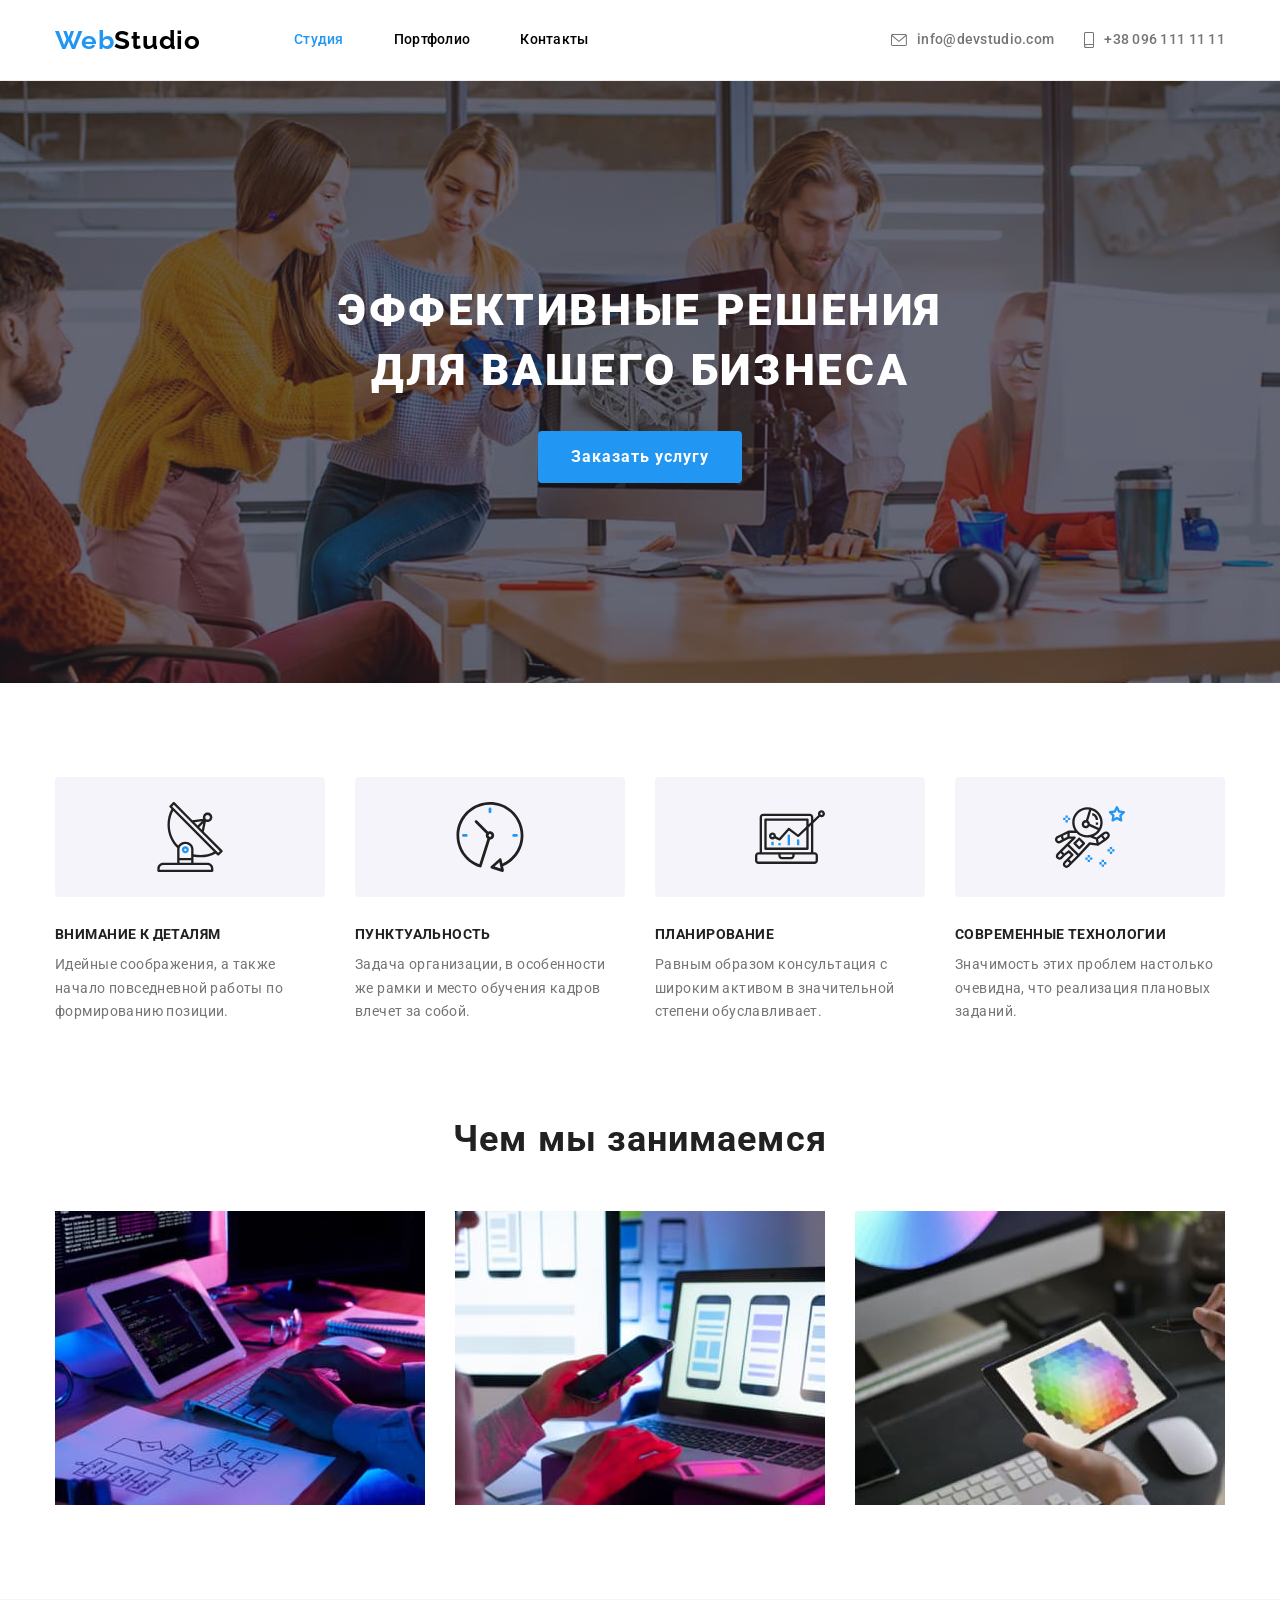
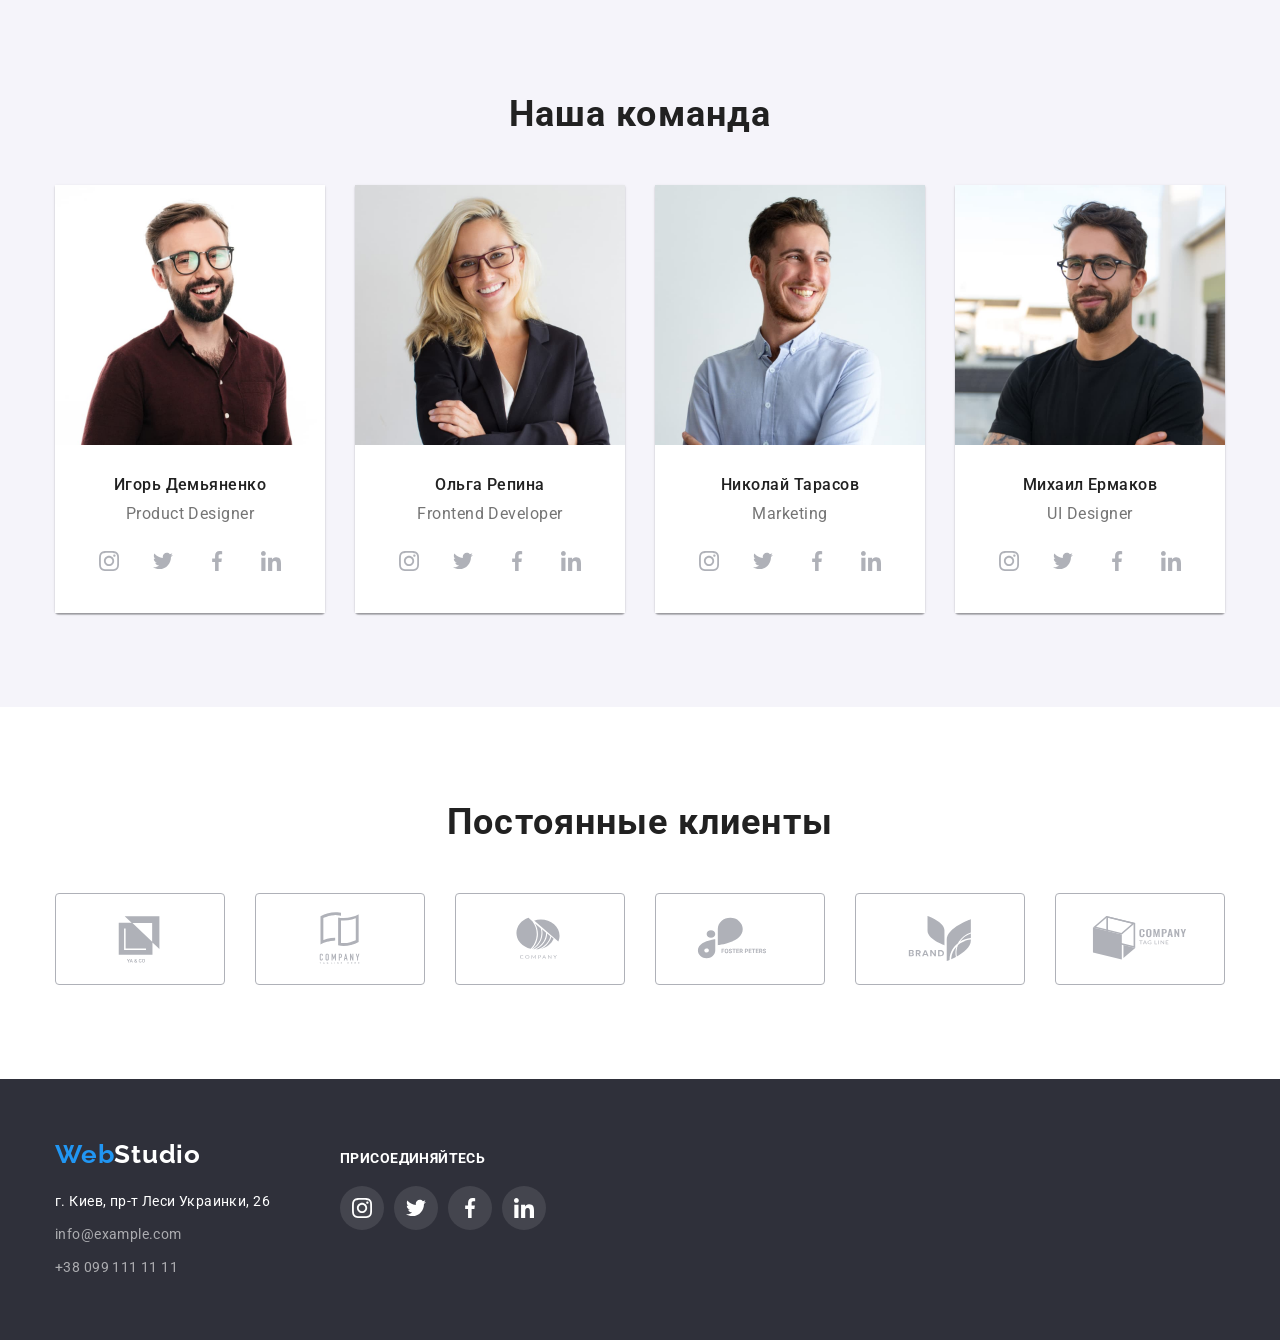
<file: index.html>
<!DOCTYPE html>
<html lang="ru">
  <head>
    <meta charset="UTF-8" />
    <meta http-equiv="X-UA-Compatible" content="IE=edge" />
    <meta name="viewport" content="width=device-width, initial-scale=1.0" />
    <link
      href="https://fonts.googleapis.com/css2?family=Raleway:wght@700&family=Roboto:wght@400;500;700;900&display=swap"
      rel="stylesheet"
    />
    <link
      rel="stylesheet"
      href="https://cdnjs.cloudflare.com/ajax/libs/modern-normalize/1.1.0/modern-normalize.min.css"
      integrity="sha512-wpPYUAdjBVSE4KJnH1VR1HeZfpl1ub8YT/NKx4PuQ5NmX2tKuGu6U/JRp5y+Y8XG2tV+wKQpNHVUX03MfMFn9Q=="
      crossorigin="anonymous"
      referrerpolicy="no-referrer"
    />
    <link rel="stylesheet" href="./css/styles.css" />
    <title>Студия</title>
  </head>
  <body>
    <!-- Шапка сайта -->
    <header class="header">
      <div class="container nav">
        <nav class="header-nav nav">
          <a href="./index.html" class="logo link"
            >Web<span class="logo-header">Studio</span></a
          >
          <ul class="header-list list">
            <li class="header-item">
              <a href="./index.html" class="header-link link current">Студия</a>
            </li>
            <li class="header-item">
              <a href="./portfolio.html" class="header-link link">Портфолио</a>
            </li>
            <li class="header-item">
              <a href="" class="header-link link">Контакты</a>
            </li>
          </ul>
        </nav>
        <ul class="contact-list list">
          <li class="contact-item">
            <a href="mailto:info@devstudio.com" class="contact-link link">
              <svg class="contact-icon" width="16" height="12">
                <use href="./images/symbol-defs.svg#icon-envelope"></use>
              </svg>
              info@devstudio.com
            </a>
          </li>
          <li class="contact-item">
            <a href="tel:+380961111111" class="contact-link link">
              <svg class="contact-icon" width="10" height="16">
                <use href="./images/symbol-defs.svg#icon-smartphone"></use>
              </svg>
              +38 096 111 11 11
            </a>
          </li>
        </ul>
      </div>
    </header>

    <!-- Основная часть сайта -->
    <main>
      <!-- Секция "герой" -->
      <section class="hero">
        <div class="container">
          <h1 class="hero-title">
            Эффективные решения <br />для вашего бизнеса
          </h1>
          <button type="button" class="hero-btn btn">Заказать услугу</button>
        </div>
      </section>

      <!-- Секция "особенности" -->
      <section class="features section">
        <div class="container">
          <h2 class="visually-hidden">Особенности вебстудии</h2>
          <ul class="features-list list">
            <li class="features-item">
              <div class="features-pic">
                <svg class="features-icon" width="70" height="70">
                  <use href="./images/symbol-defs.svg#icon-antenna"></use>
                </svg>
              </div>
              <h3 class="features-item-title">Внимание к деталям</h3>
              <p class="features-text">
                Идейные соображения, а также начало повседневной работы по
                формированию позиции.
              </p>
            </li>
            <li class="features-item">
              <div class="features-pic">
                <svg class="features-icon" width="70" height="70">
                  <use href="./images/symbol-defs.svg#icon-clock"></use>
                </svg>
              </div>
              <h3 class="features-item-title">Пунктуальность</h3>
              <p class="features-text">
                Задача организации, в особенности же рамки и место обучения
                кадров влечет за собой.
              </p>
            </li>
            <li class="features-item">
              <div class="features-pic">
                <svg class="features-icon" width="70" height="70">
                  <use href="./images/symbol-defs.svg#icon-diagram"></use>
                </svg>
              </div>
              <h3 class="features-item-title">Планирование</h3>
              <p class="features-text">
                Равным образом консультация с широким активом в значительной
                степени обуславливает.
              </p>
            </li>
            <li class="features-item">
              <div class="features-pic">
                <svg class="features-icon" width="70" height="70">
                  <use href="./images/symbol-defs.svg#icon-astronaut"></use>
                </svg>
              </div>
              <h3 class="features-item-title">Современные технологии</h3>
              <p class="features-text">
                Значимость этих проблем настолько очевидна, что реализация
                плановых заданий.
              </p>
            </li>
          </ul>
        </div>
      </section>

      <!-- Секция "Чем мы занимаемся" -->
      <section class="about section">
        <div class="container">
          <h2 class="about-title">Чем мы занимаемся</h2>
          <ul class="about-list list">
            <li class="about-item">
              <img
                src="./images/image1.jpg"
                alt="процесс разработки"
                width="370"
                height="294"
              />
            </li>
            <li class="about-item">
              <img
                src="./images/image2.jpg"
                alt="разработка мобильного приложения"
                width="370"
                height="294"
              />
            </li>
            <li class="about-item">
              <img
                src="./images/image3.jpg"
                alt="подбор цвета для веб дизайна"
                width="370"
                height="294"
              />
            </li>
          </ul>
        </div>
      </section>

      <!-- Секция "Наша команда" -->
      <section class="team section">
        <div class="container">
          <h2 class="team-title">Наша команда</h2>
          <ul class="team-list list">
            <li class="team-item">
              <img
                src="./images/photo1.jpg"
                alt="фото Игоря Демьяненко"
                width="270"
                height="260"
                class="image"
              />
              <div class="team-card">
                <h3 class="team-card-title">Игорь Демьяненко</h3>
                <p lang="en" class="team-card-text">Product Designer</p>
                <ul class="team-soc-list list">
                  <li class="team-soc-item">
                    <a href="Instagram.com" class="team-soc-link">
                      <svg class="team-soc-icon" width="20" height="20">
                        <use
                          href="./images/symbol-defs.svg#icon-instagram"
                        ></use></svg
                    ></a>
                  </li>
                  <li class="team-soc-item">
                    <a href="Twitter.com" class="team-soc-link">
                      <svg class="team-soc-icon" width="20" height="20">
                        <use
                          href="./images/symbol-defs.svg#icon-twitter"
                        ></use></svg
                    ></a>
                  </li>
                  <li class="team-soc-item">
                    <a href="Facebook.com" class="team-soc-link">
                      <svg class="team-soc-icon" width="20" height="20">
                        <use
                          href="./images/symbol-defs.svg#icon-facebook"
                        ></use></svg
                    ></a>
                  </li>
                  <li class="team-soc-item">
                    <a href="Linkedin.com/" class="team-soc-link">
                      <svg class="team-soc-icon" width="20" height="20">
                        <use
                          href="./images/symbol-defs.svg#icon-linkedin"
                        ></use></svg
                    ></a>
                  </li>
                </ul>
              </div>
            </li>
            <li class="team-item">
              <img
                src="./images/photo2.jpg"
                alt="фото Ольги Репиной"
                width="270"
                height="260"
                class="image"
              />
              <div class="team-card">
                <h3 class="team-card-title">Ольга Репина</h3>
                <p lang="en" class="team-card-text">Frontend Developer</p>
                <ul class="team-soc-list list">
                  <li class="team-soc-item">
                    <a href="Instagram.com" class="team-soc-link">
                      <svg class="team-soc-icon" width="20" height="20">
                        <use
                          href="./images/symbol-defs.svg#icon-instagram"
                        ></use></svg
                    ></a>
                  </li>
                  <li class="team-soc-item">
                    <a href="Twitter.com" class="team-soc-link">
                      <svg class="team-soc-icon" width="20" height="20">
                        <use
                          href="./images/symbol-defs.svg#icon-twitter"
                        ></use></svg
                    ></a>
                  </li>
                  <li class="team-soc-item">
                    <a href="Facebook.com" class="team-soc-link">
                      <svg class="team-soc-icon" width="20" height="20">
                        <use
                          href="./images/symbol-defs.svg#icon-facebook"
                        ></use></svg
                    ></a>
                  </li>
                  <li class="team-soc-item">
                    <a href="Linkedin.com/" class="team-soc-link">
                      <svg class="team-soc-icon" width="20" height="20">
                        <use
                          href="./images/symbol-defs.svg#icon-linkedin"
                        ></use></svg
                    ></a>
                  </li>
                </ul>
              </div>
            </li>
            <li class="team-item">
              <img
                src="./images/photo3.jpg"
                alt="фото Николая Тарасова"
                width="270"
                height="260"
                class="image"
              />
              <div class="team-card">
                <h3 class="team-card-title">Николай Тарасов</h3>
                <p lang="en" class="team-card-text">Marketing</p>
                <ul class="team-soc-list list">
                  <li class="team-soc-item">
                    <a href="Instagram.com" class="team-soc-link">
                      <svg class="team-soc-icon" width="20" height="20">
                        <use
                          href="./images/symbol-defs.svg#icon-instagram"
                        ></use></svg
                    ></a>
                  </li>
                  <li class="team-soc-item">
                    <a href="Twitter.com" class="team-soc-link">
                      <svg class="team-soc-icon" width="20" height="20">
                        <use
                          href="./images/symbol-defs.svg#icon-twitter"
                        ></use></svg
                    ></a>
                  </li>
                  <li class="team-soc-item">
                    <a href="Facebook.com" class="team-soc-link">
                      <svg class="team-soc-icon" width="20" height="20">
                        <use
                          href="./images/symbol-defs.svg#icon-facebook"
                        ></use></svg
                    ></a>
                  </li>
                  <li class="team-soc-item">
                    <a href="Linkedin.com/" class="team-soc-link">
                      <svg class="team-soc-icon" width="20" height="20">
                        <use
                          href="./images/symbol-defs.svg#icon-linkedin"
                        ></use>
                      </svg>
                    </a>
                  </li>
                </ul>
              </div>
            </li>
            <li class="team-item">
              <img
                src="./images/photo4.jpg"
                alt="фото Михаила Ермакова"
                width="270"
                height="260"
                class="image"
              />
              <div class="team-card">
                <h3 class="team-card-title">Михаил Ермаков</h3>
                <p lang="en" class="team-card-text">UI Designer</p>
                <ul class="team-soc-list list">
                  <li class="team-soc-item">
                    <a href="Instagram.com" class="team-soc-link">
                      <svg class="team-soc-icon" width="20" height="20">
                        <use
                          href="./images/symbol-defs.svg#icon-instagram"
                        ></use></svg
                    ></a>
                  </li>
                  <li class="team-soc-item">
                    <a href="Twitter.com" class="team-soc-link">
                      <svg class="team-soc-icon" width="20" height="20">
                        <use
                          href="./images/symbol-defs.svg#icon-twitter"
                        ></use></svg
                    ></a>
                  </li>
                  <li class="team-soc-item">
                    <a href="Facebook.com" class="team-soc-link">
                      <svg class="team-soc-icon" width="20" height="20">
                        <use
                          href="./images/symbol-defs.svg#icon-facebook"
                        ></use></svg
                    ></a>
                  </li>
                  <li class="team-soc-item">
                    <a href="Linkedin.com/" class="team-soc-link">
                      <svg class="team-soc-icon" width="20" height="20">
                        <use
                          href="./images/symbol-defs.svg#icon-linkedin"
                        ></use></svg
                    ></a>
                  </li>
                </ul>
              </div>
            </li>
          </ul>
        </div>
      </section>


    <!-- Секция "Постоянные клиенты" -->
    <section class="clients section">
      <div class="container">
        <h2 class="clients-title">Постоянные клиенты</h2>
        <ul class="clients-list list">
          <li class="clients-item">
            <a href="" class="clients-link">
              <svg class="clients-icon" width="106" height="60">
                <use href="./images/symbol-defs.svg#icon-logo1"></use>
              </svg>
            </a>
          </li>
          <li class="clients-item">
            <a href="" class="clients-link"
              ><svg class="clients-icon" width="106" height="60">
                <use href="./images/symbol-defs.svg#icon-logo2"></use></svg
            ></a>
          </li>
          <li class="clients-item">
            <a href="" class="clients-link"
              ><svg class="clients-icon" width="106" height="60">
                <use href="./images/symbol-defs.svg#icon-logo3"></use></svg
            ></a>
          </li>
          <li class="clients-item">
            <a href="" class="clients-link"
              ><svg class="clients-icon" width="106" height="60">
                <use href="./images/symbol-defs.svg#icon-logo4"></use></svg
            ></a>
          </li>
          <li class="clients-item">
            <a href="" class="clients-link"
              ><svg class="clients-icon" width="106" height="60">
                <use href="./images/symbol-defs.svg#icon-logo5"></use></svg
            ></a>
          </li>
          <li class="clients-item">
            <a href="" class="clients-link"
              ><svg class="clients-icon" width="106" height="60">
                <use href="./images/symbol-defs.svg#icon-logo6"></use></svg
            ></a>
          </li>
        </ul>
      </main>
      </div>
    </section>

    <!-- Подвал сайта -->
    <footer class="footer">
      <div class="container blocks">
        <div class="footer-contacts">
          <a href="./index.html" class="logo link"
            >Web<span class="logo-footer">Studio</span></a
          >
          <address class="footer-address">
            <ul class="address-list list">
              <li class="address-item">
                <a
                  href="https://goo.gl/maps/TXbuBhdWPS78tGni8"
                  target="_blank"
                  rel="noreferrer noopener"
                  class="address-link link"
                >
                  г. Киев, пр-т Леси Украинки, 26
                </a>
              </li>
              <li class="address-item">
                <a
                  href="mailto:info@example.com"
                  class="address-contact-link link"
                  >info@example.com</a
                >
              </li>
              <li class="address-item">
                <a href="tel:+380991111111" class="address-contact-link link"
                  >+38 099 111 11 11</a
                >
              </li>
            </ul>
          </address>
        </div>
        <div class="footer-social">
          <h2 class="footer-social-title">Присоединяйтесь</h2>
          <ul class="soc-list list">
            <li class="soc-item">
              <a href="Instagram.com" class="soc-link">
                <svg class="soc-icon" width="20" height="20">
                  <use
                    href="./images/symbol-defs.svg#icon-instagram"
                  ></use></svg
              ></a>
            </li>
            <li class="soc-item">
              <a href="Twitter.com" class="soc-link">
                <svg class="soc-icon" width="20" height="20">
                  <use href="./images/symbol-defs.svg#icon-twitter"></use></svg
              ></a>
            </li>
            <li class="soc-item">
              <a href="Facebook.com" class="soc-link">
                <svg class="soc-icon" width="20" height="20">
                  <use href="./images/symbol-defs.svg#icon-facebook"></use></svg
              ></a>
            </li>
            <li class="soc-item">
              <a href="Linkedin.com/" class="soc-link">
                <svg class="soc-icon" width="20" height="20">
                  <use href="./images/symbol-defs.svg#icon-linkedin"></use>
                </svg>
              </a>
            </li>
          </ul>
        </div>
      </div>
    </footer>
  </body>
</html>
</file>
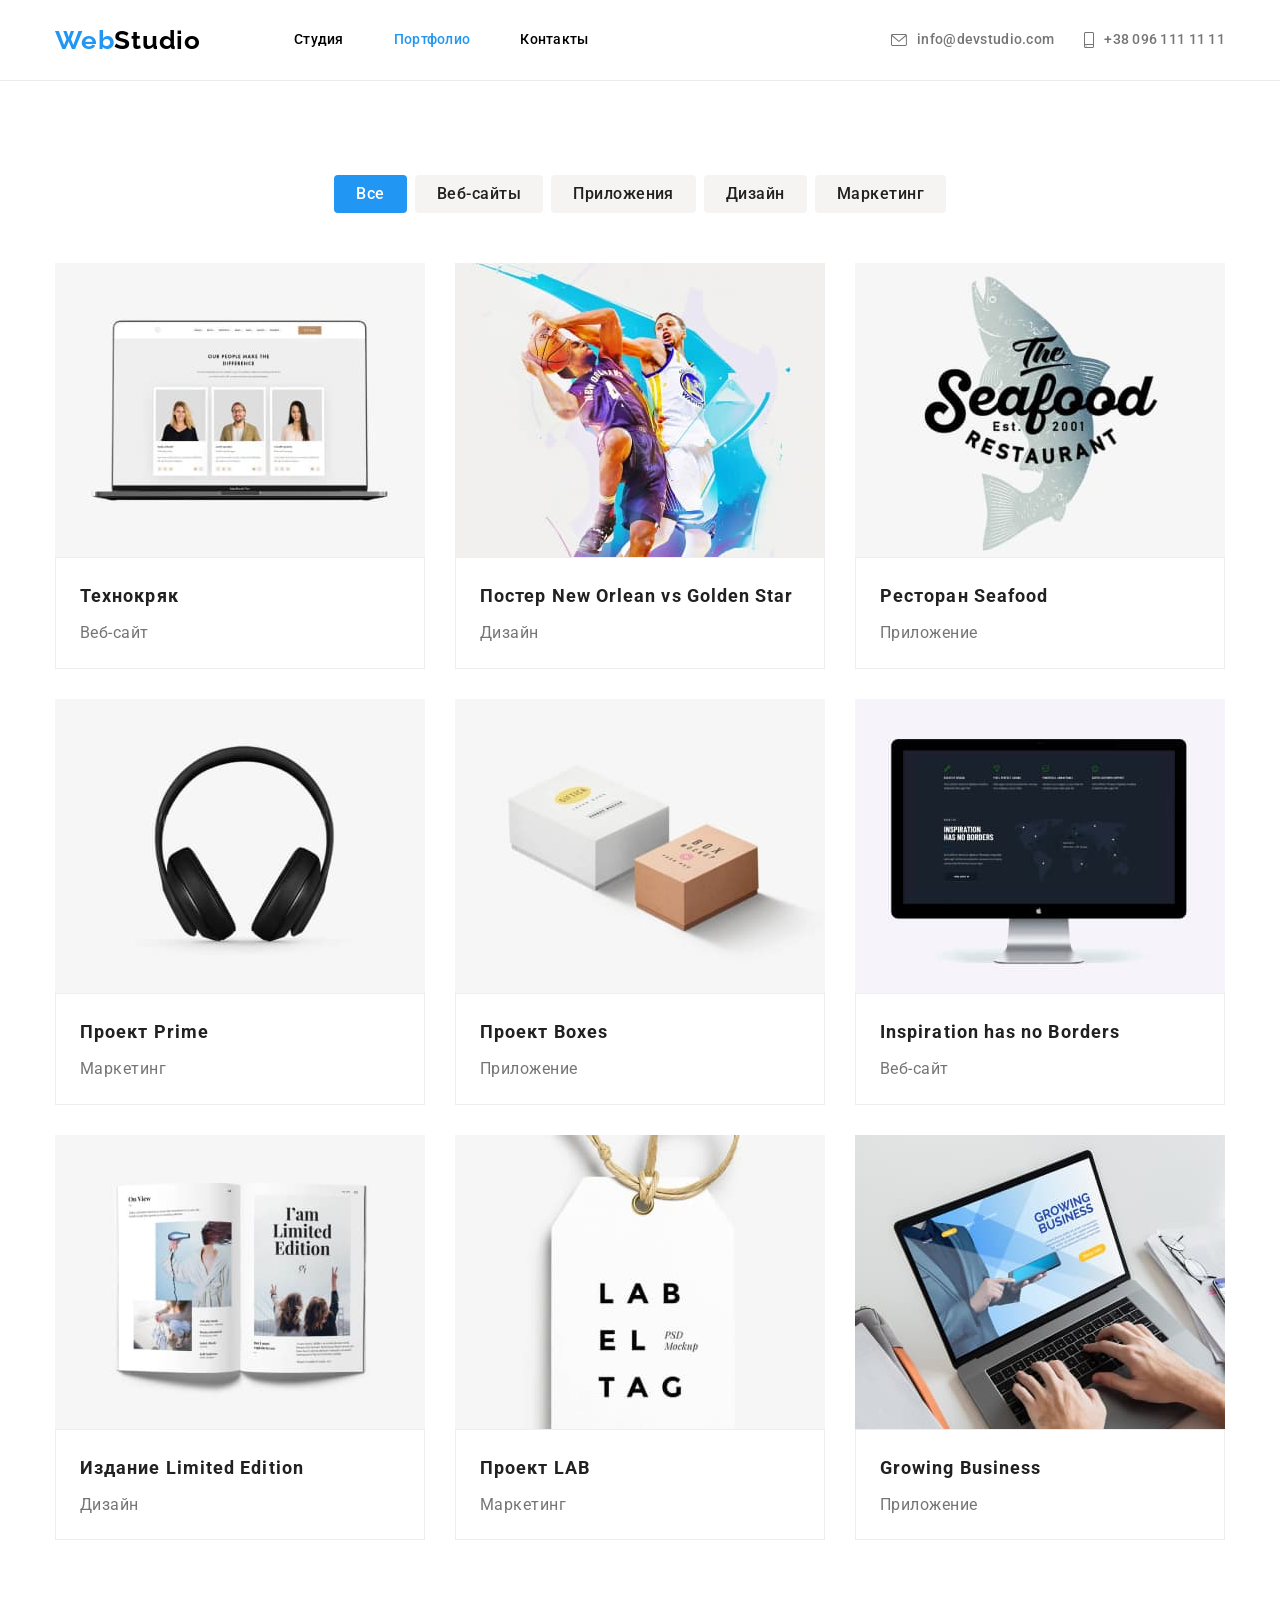
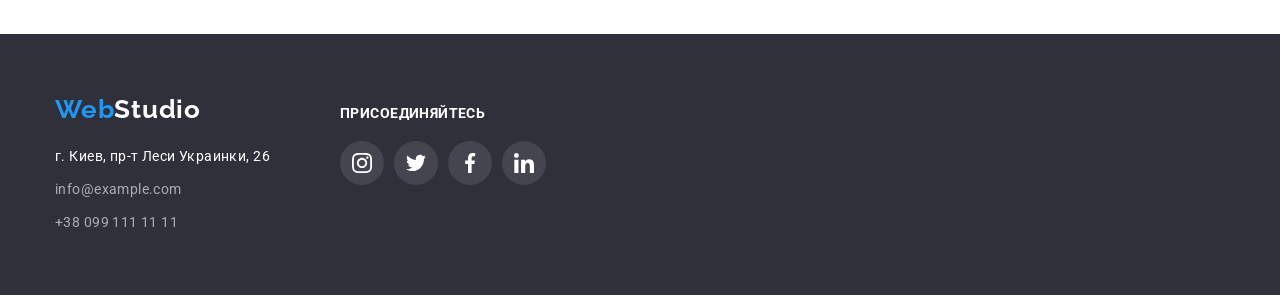
<file: portfolio.html>
<!DOCTYPE html>
<html lang="ru">
  <head>
    <meta charset="UTF-8" />
    <meta http-equiv="X-UA-Compatible" content="IE=edge" />
    <meta name="viewport" content="width=device-width, initial-scale=1.0" />
    <link
      href="https://fonts.googleapis.com/css2?family=Raleway:wght@700&family=Roboto:wght@400;500;700;900&display=swap"
      rel="stylesheet"
    />
    <link
      rel="stylesheet"
      href="https://cdnjs.cloudflare.com/ajax/libs/modern-normalize/1.1.0/modern-normalize.min.css"
      integrity="sha512-wpPYUAdjBVSE4KJnH1VR1HeZfpl1ub8YT/NKx4PuQ5NmX2tKuGu6U/JRp5y+Y8XG2tV+wKQpNHVUX03MfMFn9Q=="
      crossorigin="anonymous"
      referrerpolicy="no-referrer"
    />
    <link rel="stylesheet" href="./css/styles.css" />
    <title>Портфолио</title>
  </head>
  <body>
    <!-- Шапка сайта -->
    <header class="header">
      <div class="container nav">
        <nav class="header-nav nav">
          <a href="./index.html" class="logo link"
            >Web<span class="logo-header">Studio</span></a
          >
          <ul class="header-list list">
            <li class="header-item">
              <a href="./index.html" class="header-link link">Студия</a>
            </li>
            <li class="header-item">
              <a href="./portfolio.html" class="header-link link current"
                >Портфолио</a
              >
            </li>
            <li class="header-item">
              <a href="" class="header-link link">Контакты</a>
            </li>
          </ul>
        </nav>
        <ul class="contact-list list">
          <li class="contact-item">
            <a href="mailto:info@devstudio.com" class="contact-link link">
              <svg class="contact-icon" width="16" height="12">
                <use href="./images/symbol-defs.svg#icon-envelope"></use>
              </svg>
              info@devstudio.com
            </a>
          </li>
          <li class="contact-item">
            <a href="tel:+380961111111" class="contact-link link">
              <svg class="contact-icon" width="10" height="16">
                <use href="./images/symbol-defs.svg#icon-smartphone"></use>
              </svg>
              +38 096 111 11 11
            </a>
          </li>
        </ul>
      </div>
    </header>
    <!-- Основная часть сайта -->
    <main>
      <section class="portfolio-main section">
        <div class="container">
          <h1 class="visually-hidden">Портфолио</h1>
          <ul class="portfolio-btns list">
            <li class="portfolio-btn-item">
              <button type="button" class="portfolio-btn btn btn-current">
                Все
              </button>
            </li>
            <li class="portfolio-btn-item">
              <button type="button" class="portfolio-btn btn">Веб-сайты</button>
            </li>
            <li class="portfolio-btn-item">
              <button type="button" class="portfolio-btn btn">
                Приложения
              </button>
            </li>
            <li class="portfolio-btn-item">
              <button type="button" class="portfolio-btn btn">Дизайн</button>
            </li>
            <li class="portfolio-btn-item">
              <button type="button" class="portfolio-btn btn">Маркетинг</button>
            </li>
          </ul>
          <ul class="portfolio-list list">
            <li class="portfolio-item">
              <a href="" class="portfolio-link link">
                <img
                  src="./images/project1.jpg"
                  alt="Веб-сайт Технокряк"
                  width="370"
                  height="294"
                  class="image"
                />
                <div class="card-text">
                  <h2 class="portfolio-title">Технокряк</h2>
                  <p class="portfolio-text">Веб-сайт</p>
                </div>
              </a>
            </li>
            <li class="portfolio-item">
              <a href="" class="portfolio-link link">
                <img
                  src="./images/project2.jpg"
                  alt="Постер Новый Орлеан"
                  width="370"
                  height="294"
                  class="image"
                />
                <div class="card-text">
                  <h2 class="portfolio-title">
                    Постер <span lang="en">New Orlean vs Golden Star</span>
                  </h2>
                  <p class="portfolio-text">Дизайн</p>
                </div>
              </a>
            </li>
            <li class="portfolio-item">
              <a href="" class="portfolio-link link"
                ><img
                  src="./images/project3.jpg"
                  alt="Приложение Ресторана Сифуд"
                  width="370"
                  height="294"
                  class="image"
                />
                <div class="card-text">
                  <h2 class="portfolio-title">
                    Ресторан <span lang="en">Seafood</span>
                  </h2>
                  <p class="portfolio-text">Приложение</p>
                </div>
              </a>
            </li>
            <li class="portfolio-item">
              <a href="" class="portfolio-link link">
                <img
                  src="./images/project4.jpg"
                  alt="Маркетинг Проект Прайм"
                  width="370"
                  height="294"
                  class="image"
                />
                <div class="card-text">
                  <h2 class="portfolio-title">
                    Проект <span lang="en">Prime</span>
                  </h2>
                  <p class="portfolio-text">Маркетинг</p>
                </div>
              </a>
            </li>
            <li class="portfolio-item">
              <a href="" class="portfolio-link link">
                <img
                  src="./images/project5.jpg"
                  alt="Приложение Боксес"
                  width="370"
                  height="294"
                  class="image"
                />
                <div class="card-text">
                  <h2 class="portfolio-title">
                    Проект <span lang="en">Boxes</span>
                  </h2>
                  <p class="portfolio-text">Приложение</p>
                </div>
              </a>
            </li>
            <li class="portfolio-item">
              <a href="" class="portfolio-link link">
                <img
                  src="./images/project6.jpg"
                  alt="Веб-сайт Инспирейшен хэс но Бордерс"
                  width="370"
                  height="294"
                  class="image"
                />
                <div class="card-text">
                  <h2 lang="en" class="portfolio-title">
                    Inspiration has no Borders
                  </h2>
                  <p class="portfolio-text">Веб-сайт</p>
                </div>
              </a>
            </li>
            <li class="portfolio-item">
              <a href="" class="portfolio-link link">
                <img
                  src="./images/project7.jpg"
                  alt="Журнал Лимитед Идишен"
                  width="370"
                  height="294"
                  class="image"
                />
                <div class="card-text">
                  <h2 class="portfolio-title">
                    Издание <span lang="en">Limited Edition</span>
                  </h2>
                  <p class="portfolio-text">Дизайн</p>
                </div>
              </a>
            </li>
            <li class="portfolio-item">
              <a href="" class="portfolio-link link">
                <img
                  src="./images/project8.jpg"
                  alt="Маркетинг проект Лаб"
                  width="370"
                  height="294"
                  class="image"
                />
                <div class="card-text">
                  <h2 class="portfolio-title">
                    Проект <span lang="en">LAB</span>
                  </h2>
                  <p class="portfolio-text">Маркетинг</p>
                </div>
              </a>
            </li>
            <li class="portfolio-item">
              <a href="" class="portfolio-link link"
                ><img
                  src="./images/project9.jpg"
                  alt="Приложение Гроуинг Бизнес"
                  width="370"
                  height="294"
                  class="image"
                />
                <div class="card-text">
                  <h2 lang="en" class="portfolio-title">Growing Business</h2>
                  <p class="portfolio-text">Приложение</p>
                </div>
              </a>
            </li>
          </ul>
        </div>
      </section>
    </main>
    <!-- Подвал сайта -->
    <footer class="footer">
      <div class="container blocks">
        <div class="footer-contacts">
          <a href="./index.html" class="logo link"
            >Web<span class="logo-footer">Studio</span></a
          >
          <address class="footer-address">
            <ul class="address-list list">
              <li class="address-item">
                <a
                  href="https://goo.gl/maps/TXbuBhdWPS78tGni8"
                  target="_blank"
                  rel="noreferrer noopener"
                  class="address-link link"
                >
                  г. Киев, пр-т Леси Украинки, 26
                </a>
              </li>
              <li class="address-item">
                <a
                  href="mailto:info@example.com"
                  class="address-contact-link link"
                  >info@example.com</a
                >
              </li>
              <li class="address-item">
                <a href="tel:+380991111111" class="address-contact-link link"
                  >+38 099 111 11 11</a
                >
              </li>
            </ul>
          </address>
        </div>
        <div class="footer-social">
          <h2 class="footer-social-title">Присоединяйтесь</h2>
          <ul class="soc-list list">
            <li class="soc-item">
              <a href="Instagram.com" class="soc-link">
                <svg class="soc-icon" width="20" height="20">
                  <use
                    href="./images/symbol-defs.svg#icon-instagram"
                  ></use></svg
              ></a>
            </li>
            <li class="soc-item">
              <a href="Twitter.com" class="soc-link">
                <svg class="soc-icon" width="20" height="20">
                  <use href="./images/symbol-defs.svg#icon-twitter"></use></svg
              ></a>
            </li>
            <li class="soc-item">
              <a href="Facebook.com" class="soc-link">
                <svg class="soc-icon" width="20" height="20">
                  <use href="./images/symbol-defs.svg#icon-facebook"></use></svg
              ></a>
            </li>
            <li class="soc-item">
              <a href="Linkedin.com/" class="soc-link">
                <svg class="soc-icon" width="20" height="20">
                  <use href="./images/symbol-defs.svg#icon-linkedin"></use>
                </svg>
              </a>
            </li>
          </ul>
        </div>
      </div>
    </footer>
  </body>
</html>
</file>
<file: css/styles.css>
:root {
  --main-title-color: #212121;
  --accent-color: #2196f3;
  --logo-header-color: #000000;
  --main-text-color: #757575;
  --hero-title-color: #ffffff;
  --hero-section-bgc: #2f303a;
  --team-section-bgc: #f5f4fa;
  --footer-bgc: #2f303a;
  --logo-footer-color: #ffffff;
  --team-card-bg-color: #ffffff;
  --team-soc-icon-color: #afb1b8;
}

/* Утилиты */
body {
  font-family: Roboto, sans-serif;
  color: var(--main-color-title);
}

address {
  font-style: normal;
}

h1,
h2,
h3,
h4,
h5,
h6,
p {
  margin: 0;
}

ul,
ol {
  margin: 0;
  padding-left: 0;
}

img {
  display: block;
}

.container {
  width: 1200px;
  padding-left: 15px;
  padding-right: 15px;
  margin: 0 auto;
}

.section {
  padding-top: 94px;
  padding-bottom: 94px;
}

.link {
  text-decoration: none;
}

.list {
  list-style: none;
}

.btn {
  cursor: pointer;
}

/* Header */

.header {
  border-bottom: 1px solid #ececec;
}

.nav {
  display: flex;
  align-items: center;
}

.logo {
  color: var(--accent-color);
  font-family: Raleway, sans-serif;
  font-weight: 700;
  font-size: 26px;
  line-height: 1.19;
  letter-spacing: 0.03em;
}

.logo-header {
  color: var(--logo-header-color);
}

.header-list {
  display: flex;
  margin-left: 93px;
}

.header-item:not(:last-child) {
  margin-right: 50px;
}

.header-link {
  display: block;
  padding-bottom: 32px;
  padding-top: 32px;

  font-weight: 500;
  font-size: 14px;
  line-height: 1.14;
  letter-spacing: 0.02em;
  color: var(--main-color-title);
}

.header-link.current {
  color: var(--accent-color);
}

.header-link:hover,
.header-link:focus {
  color: var(--accent-color);
}

.contact-list {
  display: flex;
  margin-left: auto;
}

.contact-item:not(:last-child) {
  margin-right: 30px;
}

.contact-link {
  display: inline-flex;
  align-items: center;
  justify-content: center;
  padding-bottom: 32px;
  padding-top: 32px;

  color: var(--main-text-color);
  font-weight: 500;
  font-size: 14px;
  line-height: 1.14;
  letter-spacing: 0.02em;
}

.contact-icon {
  margin-right: 10px;
  fill: currentColor;
}

.contact-link:hover,
.contact-link:focus {
  color: var(--accent-color);
}

/* Hero */

.hero {
  margin: 0 auto;
  padding-top: 200px;
  padding-bottom: 200px;
  text-align: center;
  background-color: var(--hero-section-bgc);
  background-image: linear-gradient(
      to right,
      rgba(47, 48, 58, 0.4),
      rgba(47, 48, 58, 0.4)
    ),
    url(../images/hero.jpg);
  max-width: 1600px;
  background-repeat: no-repeat;
  background-position: center;
  background-size: cover;
}

.hero-title {
  margin-bottom: 30px;
  font-weight: 900;
  font-size: 44px;
  line-height: 1.36;
  letter-spacing: 0.06em;
  text-transform: uppercase;
  color: var(--hero-title-color);
}

.hero-btn {
  display: inline-block;
  border: 1px solid transparent;
  border-radius: 4px;
  padding: 10px 32px;
  min-width: 200px;

  font-family: inherit;
  font-weight: 700;
  font-size: 16px;
  line-height: 1.875;
  letter-spacing: 0.06em;
  color: var(--hero-title-color);
  background-color: var(--accent-color);
}

.hero-btn:hover {
  color: var(--hero-title-color);
  background-color: #248be0;
}

/* Features */

.visually-hidden {
  position: absolute;
  width: 1px;
  height: 1px;
  margin: -1px;
  border: 0;
  padding: 0;

  white-space: nowrap;
  clip-path: inset(100%);
  clip: rect(0 0 0 0);
  overflow: hidden;
}

.features-list {
  display: flex;
  flex-wrap: wrap;
}

.features-item {
  width: 270px;
}

.features-item:not(:last-child) {
  margin-right: 30px;
}

.features-pic {
  display: flex;
  justify-content: center;
  align-items: center;
  width: 270px;
  height: 120px;
  margin-bottom: 30px;

  background: var(--team-section-bgc);
  border-radius: 4px;
}

.features-item-title {
  font-size: 14px;
  line-height: 1.14;
  letter-spacing: 0.03em;
  text-transform: uppercase;
  color: var(--main-title-color);
  margin-bottom: 10px;
}

.features-text {
  font-size: 14px;
  line-height: 1.71;
  letter-spacing: 0.03em;
  color: var(--main-text-color);
}

/* About */
.about {
  padding-top: 0;
}

.about-title {
  margin-bottom: 50px;

  font-size: 36px;
  line-height: 1.17;
  text-align: center;
  letter-spacing: 0.03em;
  color: var(--main-title-color);
}

.about-list {
  display: flex;
}

.about-item {
  width: calc((100% - 60px) / 3);
  margin-right: 30px;
}

.about-item:nth-child(3n) {
  margin-right: 0;
}

/* Team */

.team {
  background-color: var(--team-section-bgc);
}

.team-title {
  margin-bottom: 50px;

  font-size: 36px;
  line-height: 1.17;
  text-align: center;
  letter-spacing: 0.03em;
  color: var(--main-title-color);
}

.team-list {
  display: flex;
  flex-wrap: wrap;
}

.team-item {
  width: calc((100% - 90px) / 4);
  margin-right: 30px;
  box-shadow: 0px 1px 3px rgb(0 0 0 / 12%), 0px 1px 1px rgb(0 0 0 / 14%),
    0px 2px 1px rgb(0 0 0 / 20%);
  border-radius: 0px 0px 4px 4px;
}

.team-item:nth-child(4n) {
  margin-right: 0;
}
.image {
  display: block;
  max-width: 100%;
}
.team-card {
  margin: 0;
  padding: 30px;
  text-align: center;
  background-color: var(--team-card-bg-color);
}

.team-card-title {
  margin-bottom: 10px;
  font-weight: 500;
  font-size: 16px;
  line-height: 1.19;
  text-align: center;
  letter-spacing: 0.03em;

  color: var(--main-title-color);
}

.team-card-text {
  margin-bottom: 16px;

  font-size: 16px;
  line-height: 1.19;
  text-align: center;
  letter-spacing: 0.03em;
  color: var(--main-text-color);
}

.team-soc-list {
  display: flex;
  justify-content: center;
}

.team-soc-item:not(:last-child) {
  margin-right: 10px;
}

.team-soc-link {
  display: flex;
  justify-content: center;
  align-items: center;
  width: 44px;
  height: 44px;
  border-radius: 50%;
  align-items: center;
  fill: var(--team-soc-icon-color);
}

.team-soc-link:hover,
.team-soc-link:focus {
  background-color: var(--accent-color);
  fill: var(--hero-title-color);
}

/* Clients */
.clients-title {
  margin-bottom: 50px;

  font-size: 36px;
  line-height: 1.17;
  text-align: center;
  letter-spacing: 0.03em;
  color: var(--main-title-color);
}

.clients-list {
  display: flex;
  justify-content: center;
}

.clients-item:not(:last-child) {
  margin-right: 30px;
}

.clients-link {
  display: flex;
  justify-content: center;
  align-items: center;
  width: 170px;
  height: 92px;
  border: 1px solid #afb1b8;
  border-radius: 4px;
  fill: var(--team-soc-icon-color);
}

.clients-link:hover,
.clients-link:focus {
  border: 1px solid var(--accent-color);
  fill: var(--accent-color);
}

/* Footer */

.footer {
  background-color: var(--footer-bgc);
  padding-top: 60px;
  padding-bottom: 60px;
}

.logo-footer {
  color: var(--logo-footer-color);
}

.footer-contacts > .logo {
  display: block;
  margin-bottom: 20px;
}

.container.blocks {
  display: flex;
  align-items: baseline;
}

.footer-contacts {
  margin-right: 70px;
}

.address-item .address-link {
  margin-bottom: 9px;
  font-size: 14px;
  line-height: 1.71;
  letter-spacing: 0.03em;
  color: var(--hero-title-color);
}

.address-item:not(:last-child) {
  margin-bottom: 9px;
}

.address-link:hover,
.address-link:focus {
  color: var(--accent-color);
}

.address-contact-link {
  margin-bottom: 9px;
  font-size: 14px;
  line-height: 1.71;
  letter-spacing: 0.03em;
  color: rgba(255, 255, 255, 0.6);
}

.address-contact-link:hover,
.address-contact-link:focus {
  color: var(--accent-color);
}

.footer-social-title {
  margin-bottom: 20px;

  font-size: 14px;
  line-height: 16px;
  letter-spacing: 0.03em;
  text-transform: uppercase;
  color: var(--hero-title-color);
}

.soc-list {
  display: flex;
  justify-content: center;
}

.soc-item:not(:last-child) {
  margin-right: 10px;
}

.soc-link {
  display: flex;
  justify-content: center;
  align-items: center;
  width: 44px;
  height: 44px;
  border-radius: 50%;
  background-color: rgba(255, 255, 255, 0.1);
  align-items: center;
  fill: var(--hero-title-color);
}

.soc-link:hover,
.soc-link:focus {
  background-color: var(--accent-color);
}

/* Portfolio Page */

.portfolio-btns {
  display: flex;
  justify-content: center;
  margin-bottom: 50px;
}

.portfolio-list {
  display: flex;
  flex-wrap: wrap;
}

.portfolio-item {
  width: calc((100% - 60px) / 3);
  margin-right: 30px;
  margin-bottom: 30px;
}

.portfolio-item:nth-child(3n) {
  margin-right: 0;
}

.portfolio-item:nth-last-child(-n + 3) {
  margin-bottom: 0;
}

.portfolio-btn-item {
  border-radius: 4px;
}

.portfolio-btn-item:not(:last-child) {
  margin-right: 8px;
}

.portfolio-btn {
  display: inline-block;
  border: none;
  padding: 6px 22px;
  min-width: 73px;
  border-radius: 4px;

  font-family: inherit;
  font-weight: 500;
  font-size: 16px;
  line-height: 1.63;
  text-align: center;
  letter-spacing: 0.03em;
  color: #212121;
  background-color: #f5f4f2;
}

.portfolio-btn:hover,
.portfolio-btn:focus {
  color: var(--hero-title-color);
  background-color: var(--accent-color);
  box-shadow: 0px 3px 1px rgba(0, 0, 0, 0.1), 0px 1px 2px rgba(0, 0, 0, 0.08),
    0px 2px 2px rgba(0, 0, 0, 0.12);
}

.card-text {
  padding: 20px 24px;
  border: 1px solid #eeeeee;
}
.portfolio-title {
  margin-bottom: 4px;
  font-size: 18px;
  line-height: 2;
  letter-spacing: 0.06em;
  color: var(--main-title-color);
}

.portfolio-text {
  font-size: 16px;
  line-height: 1.86;
  letter-spacing: 0.03em;
  color: var(--main-text-color);
}

.btn-current {
  color: var(--hero-title-color);
  background-color: var(--accent-color);
}

.portfolio-link {
  display: flow-root;
}

.portfolio-link:hover,
.portfolio-link:focus {
  box-shadow: 0px 1px 1px rgba(0, 0, 0, 0.12), 0px 4px 4px rgba(0, 0, 0, 0.06),
    1px 4px 6px rgba(0, 0, 0, 0.16);
}
</file>
